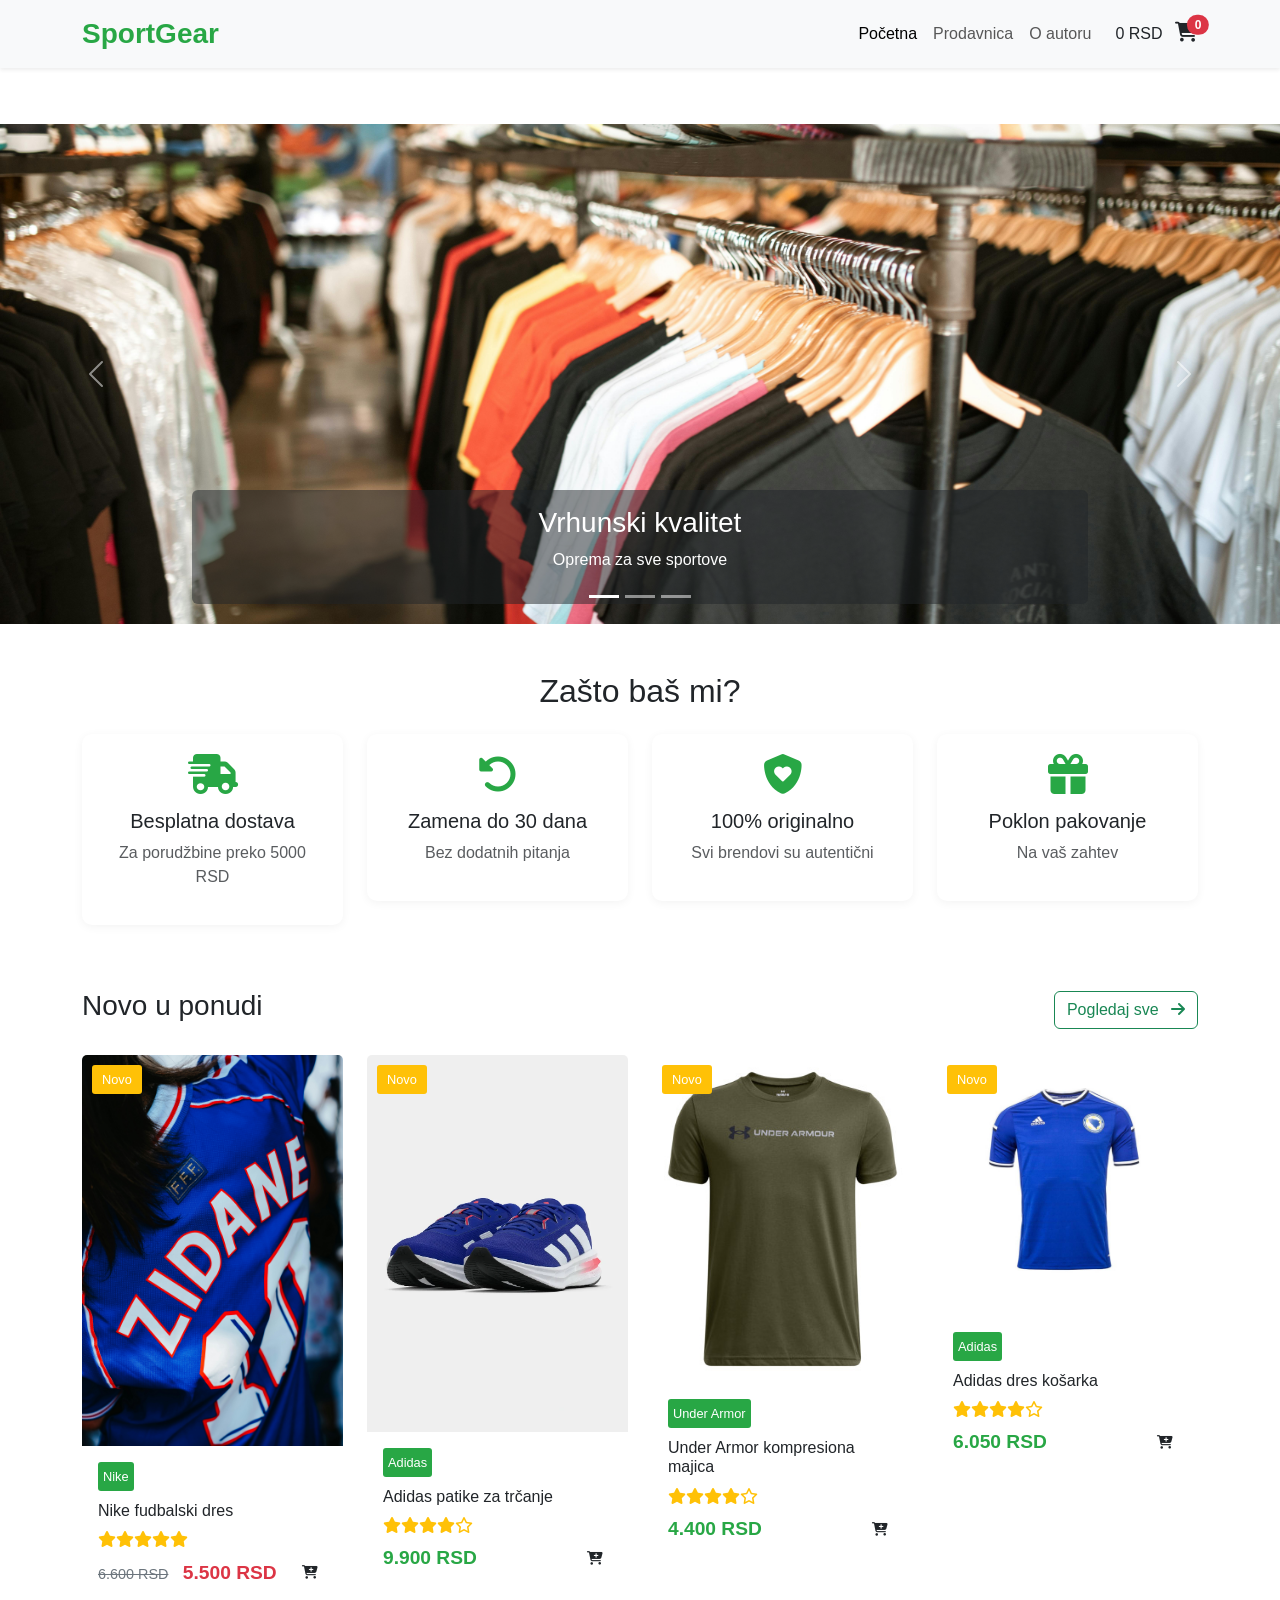
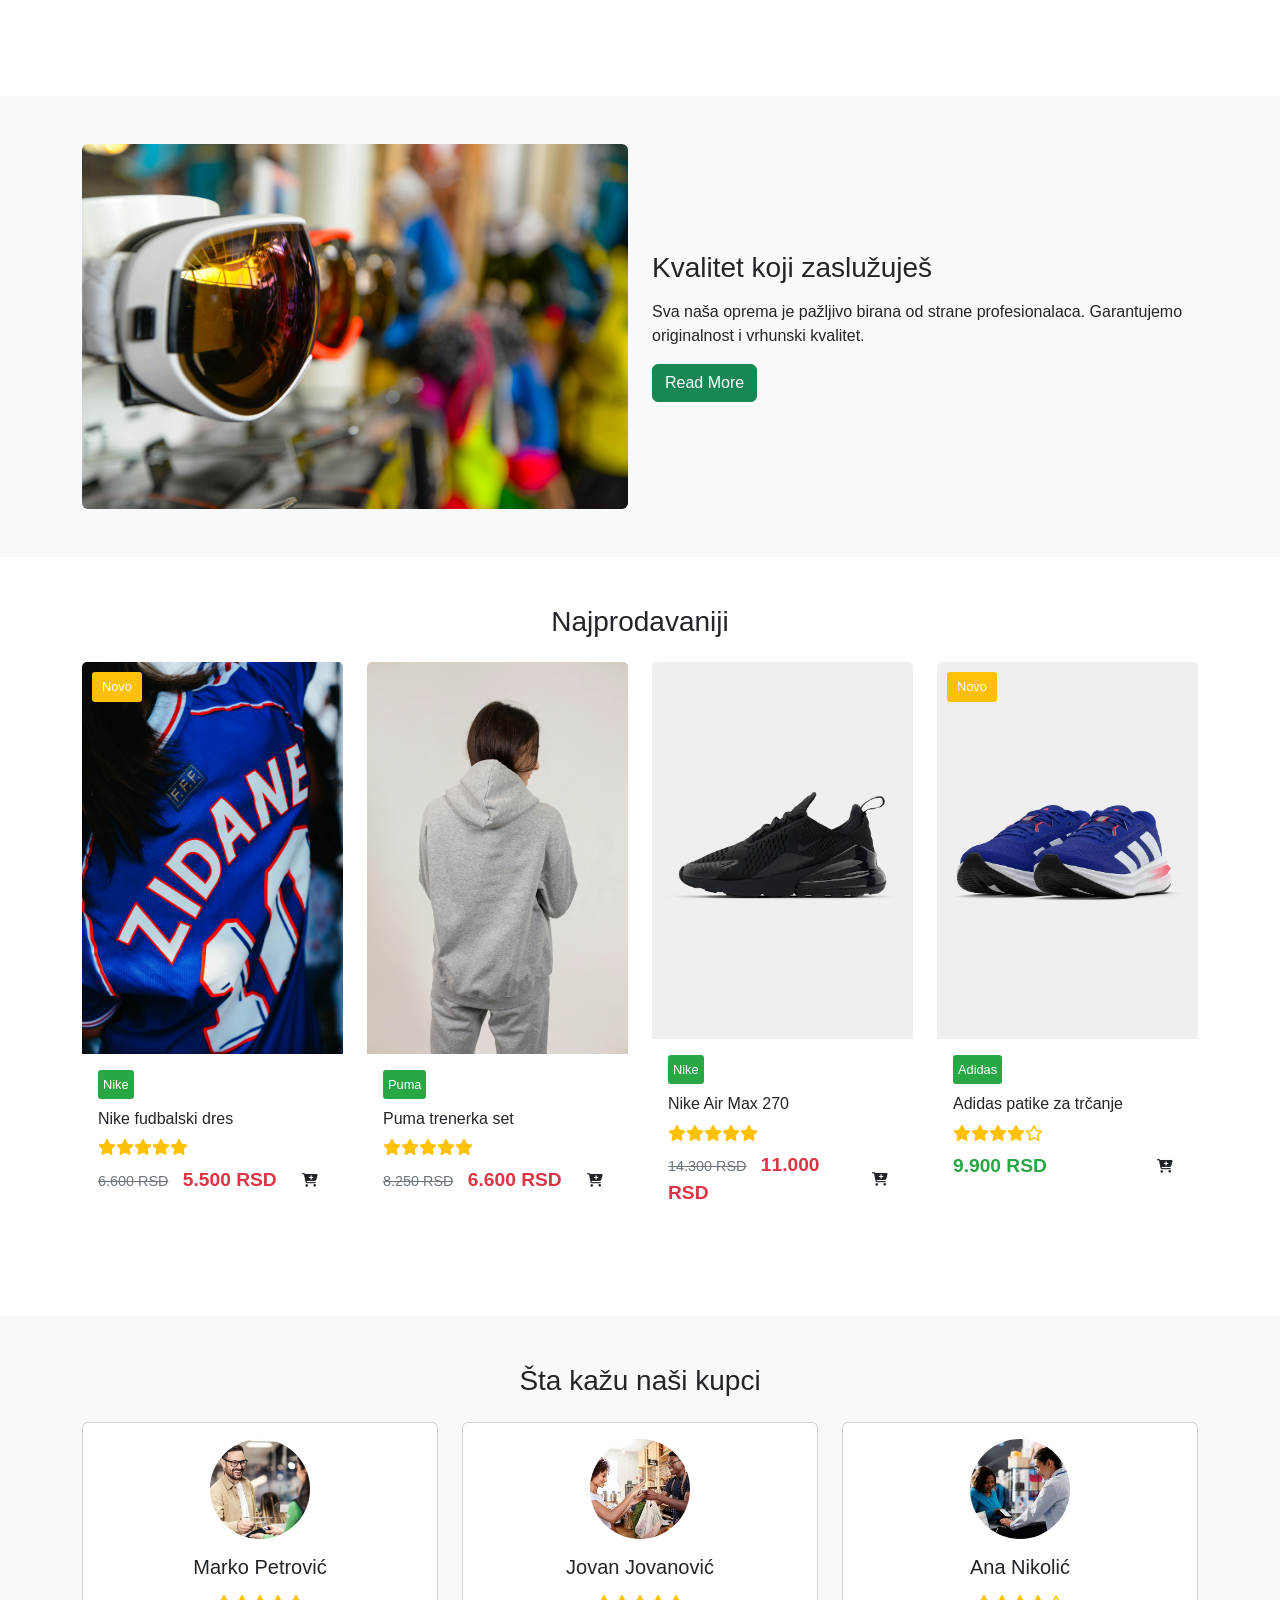
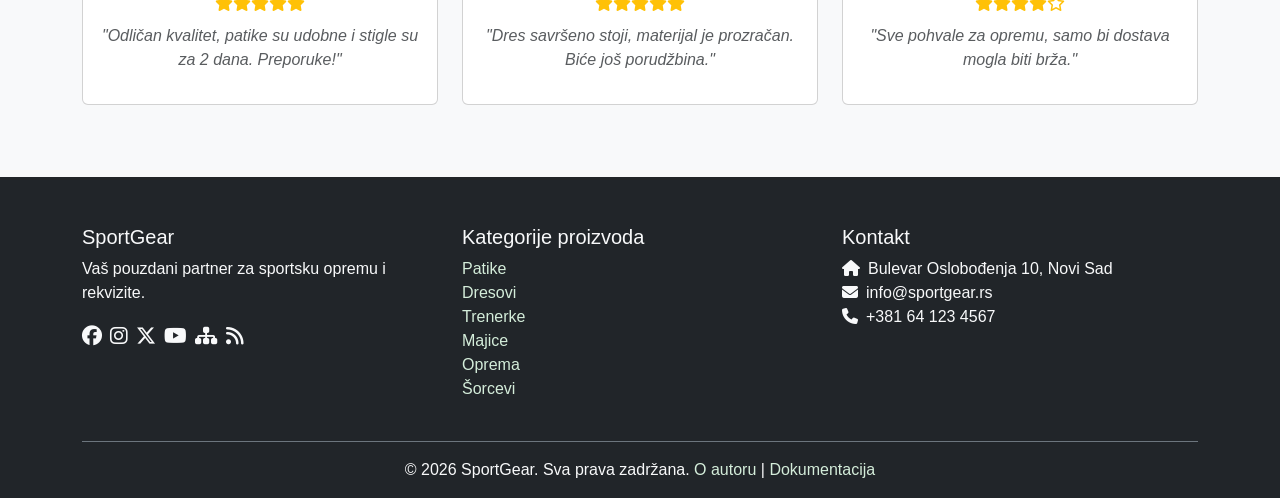
<file: index.html>
<!DOCTYPE html>
<html lang="sr">
<head>
    <meta charset="UTF-8"/>
    <meta name="viewport" content="width=device-width, initial-scale=1.0"/>
    <meta name="description" content="SportGear - Najbolja sportska oprema i odeća za sve sportove. Patike, dresovi, trenerke i više."/>
    <meta name="keywords" content="sportska oprema, patike, dresovi, trenerke, sport, Nike, Adidas"/>
    <meta name="author" content="Sreten Golubovic"/>
    
    <title>SportGear - Sportska oprema</title>
    
 
    <link rel="stylesheet" href="https://cdnjs.cloudflare.com/ajax/libs/font-awesome/6.4.2/css/all.min.css"/>
    <link href="https://cdn.jsdelivr.net/npm/bootstrap@5.3.2/dist/css/bootstrap.min.css" rel="stylesheet"/>
    <link rel="stylesheet" href="assets/css/style.css"/>
    <link rel="stylesheet" href="assets/css/responsive.css"/>
    <link rel="icon" type="image/x-icon" href="assets/img/logo.ico"/>
</head>
<body>
    <header>
        <!-- Navigacija se dinamički će se ispiše iz JSON-a -->
        <nav class="navbar navbar-expand-lg bg-light shadow-sm fixed-top">
            <div class="container">
                <a class="navbar-brand fw-bold fs-3" href="index.html">SportGear</a>
                <button class="navbar-toggler" type="button" data-bs-toggle="collapse" data-bs-target="#navbarNav">
                    <span class="navbar-toggler-icon"></span>
                </button>
                <div class="collapse navbar-collapse" id="navbarNav">
                    <ul class="navbar-nav ms-auto" id="dynamicMenu">
                        <!-- Meni podaci se ispisuju iz navigation.json -->
                    </ul>
                </div>
                <div class="ms-3">
                    <a href="cart.html" class="text-dark text-decoration-none">
                        <span id="totalPrice" class="me-2">$0.00</span>
                        <span class="cart-icon position-relative">
                            <i class="fa-solid fa-cart-shopping fs-5"></i>
                            <span id="cartCount" class="position-absolute top-0 start-100 translate-middle badge rounded-pill bg-danger">0</span>
                        </span>
                    </a>
                </div>
            </div>
        </nav>
    </header>

    <main>
        <div id="heroCarousel" class="carousel slide mt-5" data-bs-ride="carousel">
            <div class="carousel-indicators">
                <button type="button" data-bs-target="#heroCarousel" data-bs-slide-to="0" class="active"></button>
                <button type="button" data-bs-target="#heroCarousel" data-bs-slide-to="1"></button>
                <button type="button" data-bs-target="#heroCarousel" data-bs-slide-to="2"></button>
            </div>
            <div class="carousel-inner" id="carouselInner">
                <!-- Slike dodajem dinamički -->
            </div>
            <button class="carousel-control-prev" type="button" data-bs-target="#heroCarousel" data-bs-slide="prev">
                <span class="carousel-control-prev-icon"></span>
            </button>
            <button class="carousel-control-next" type="button" data-bs-target="#heroCarousel" data-bs-slide="next">
                <span class="carousel-control-next-icon"></span>
            </button>
        </div>
        <section class="container my-5">
            <h2 class="text-center mb-4">Zašto baš mi?</h2>
            <div class="row" id="benefitsContainer">
                <!-- Benefits ispisujem iz JSON-a -->
            </div>
        </section>
        <section class="container my-5">
            <div class="d-flex justify-content-between align-items-center mb-4">
                <h3>Novo u ponudi</h3>
                <a href="shop.html" class="btn btn-outline-success">Pogledaj sve <i class="fa-solid fa-arrow-right ms-2"></i></a>
            </div>
            <div class="row" id="newArrivals">
        
            </div>
        </section>
        <section class="bg-light py-5">
            <div class="container">
                <div class="row align-items-center">
                    <div class="col-md-6">
                        <img src="assets/img/sports-equipment.jpg" alt="Sportska oprema" class="img-fluid rounded">
                    </div>
                    <div class="col-md-6">
                        <h3 class="mb-3">Kvalitet koji zaslužuješ</h3>
                        <p>Sva naša oprema je pažljivo birana od strane profesionalaca. Garantujemo originalnost i vrhunski kvalitet.</p>
                        <p id="hiddenText" class="d-none">Svi proizvodi dolaze sa fabričkom garancijom. Mogućnost zamene u roku od 30 dana. Besplatna dostava za porudžbine preko 5000 RSD.</p>
                        <button id="readMoreBtn" class="btn btn-success">Read More</button>
                    </div>
                </div>
            </div>
        </section>

        <section class="container my-5">
            <h3 class="text-center mb-4">Najprodavaniji</h3>
            <div class="row" id="bestSellers">
               
            </div>
        </section>

    <section class="bg-light py-5">
        <div class="container">
            <h3 class="text-center mb-4">Šta kažu naši kupci</h3>
        <div class="row" id="customersContainer">
            <!-- Komentare ispusujem iz JSON-a -->
        </div>
    </div>
</section>
    </main>
    <footer class="bg-dark text-light pt-5">
        <div class="container" id="footerContent">
            <!-- Footer sadržaj iz JSON-a -->
        </div>
    </footer>

    <script src="https://code.jquery.com/jquery-3.7.1.min.js"></script>
    <script src="https://cdn.jsdelivr.net/npm/bootstrap@5.3.2/dist/js/bootstrap.bundle.min.js"></script>
    <script src="assets/js/main.js"></script>
</body>
</html>
</file>
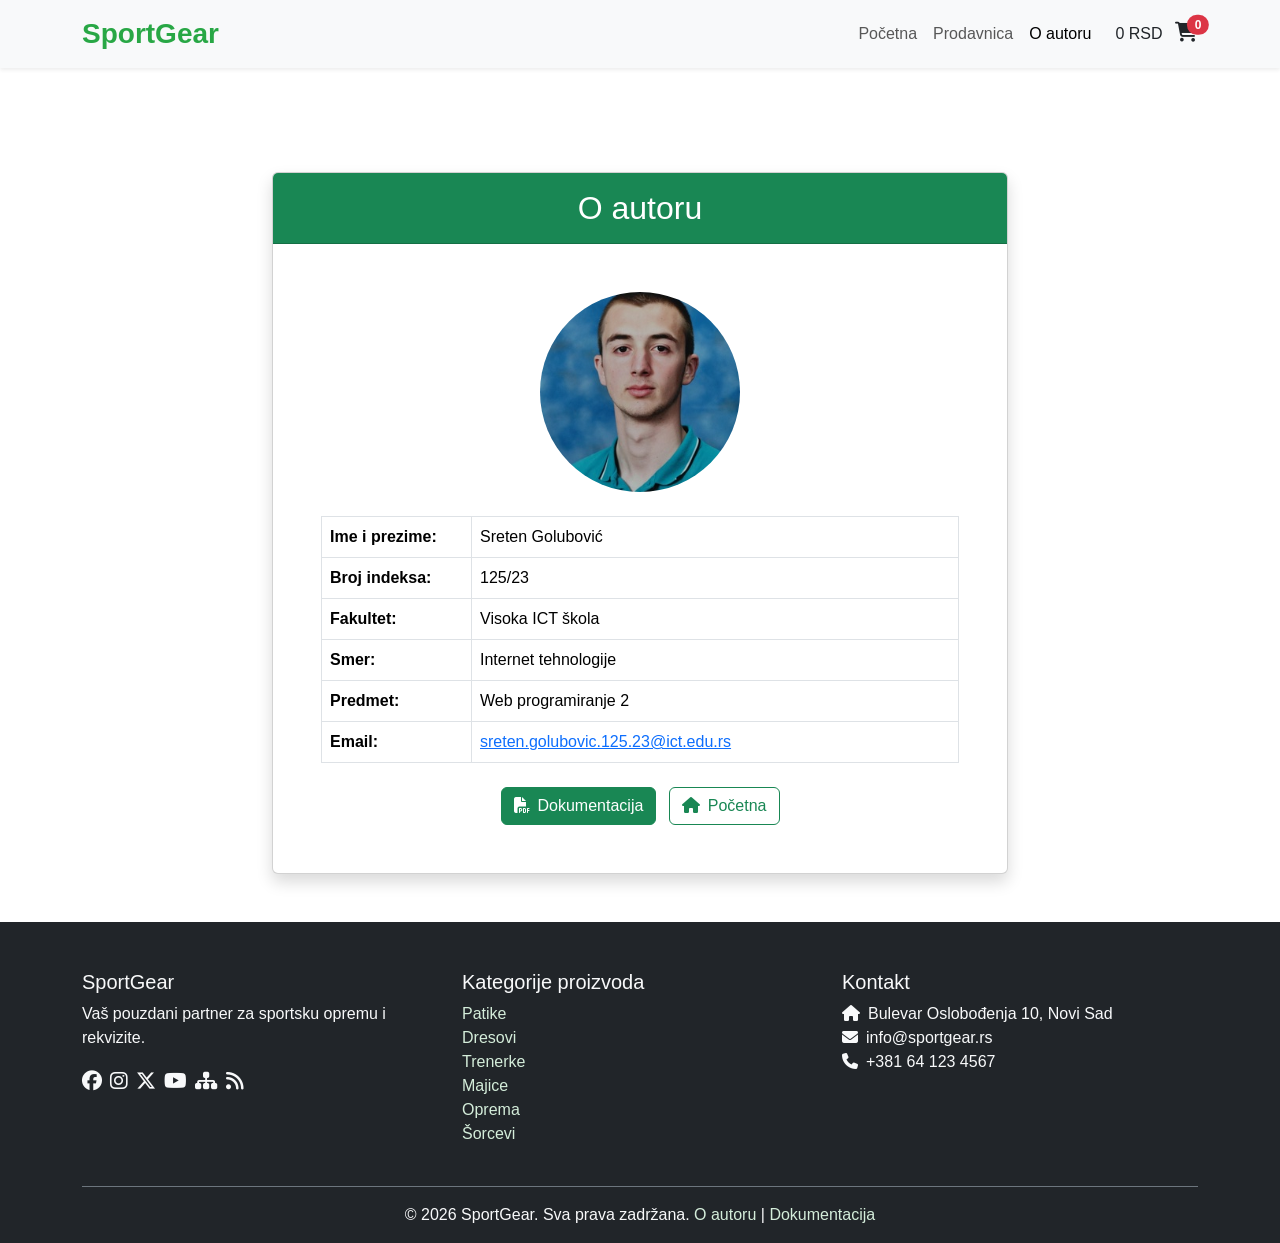
<file: autor.html>
<!DOCTYPE html>
<html lang="sr">
<head>
    <meta charset="UTF-8"/>
    <meta name="viewport" content="width=device-width, initial-scale=1.0"/>
    <meta name="description" content="O autoru - SportGear"/>
    <title>SportGear - O autoru</title>
    <link rel="icon" type="image/x-icon" href="assets/img/logo.ico"/>
    <link rel="stylesheet" href="https://cdnjs.cloudflare.com/ajax/libs/font-awesome/6.4.2/css/all.min.css"/>
    <link href="https://cdn.jsdelivr.net/npm/bootstrap@5.3.2/dist/css/bootstrap.min.css" rel="stylesheet"/>
    <link rel="stylesheet" href="assets/css/style.css"/>
    <link rel="stylesheet" href="assets/css/responsive.css"/>
</head>
<body>
    <header>
        <nav class="navbar navbar-expand-lg bg-light shadow-sm fixed-top">
            <div class="container">
                <a class="navbar-brand fw-bold fs-3" href="index.html">SportGear</a>
                <button class="navbar-toggler" type="button" data-bs-toggle="collapse" data-bs-target="#navbarNav">
                    <span class="navbar-toggler-icon"></span>
                </button>
                <div class="collapse navbar-collapse" id="navbarNav">
                    <ul class="navbar-nav ms-auto" id="dynamicMenu">
                        <!-- Dinamički ispisujem meni -->
                    </ul>
                </div>
                <div class="ms-3">
                    <a href="cart.html" class="text-dark text-decoration-none">
                        <span id="totalPrice" class="me-2">$0.00</span>
                        <span class="cart-icon position-relative">
                            <i class="fa-solid fa-cart-shopping fs-5"></i>
                            <span id="cartCount" class="position-absolute top-0 start-100 translate-middle badge rounded-pill bg-danger">0</span>
                        </span>
                    </a>
                </div>
            </div>
        </nav>
    </header>

    <main class="container mt-5 pt-5">
        <div class="row justify-content-center">
            <div class="col-md-8">
                <div class="card shadow">
                    <div class="card-header bg-success text-white text-center py-3">
                        <h2 class="mb-0">O autoru</h2>
                    </div>
                    <div class="card-body p-5">
                        <div class="text-center mb-4">
                            <!-- Dodaj svoju sliku u assets/img/ -->
                            <img src="assets/img/autor.jpg" alt="Autor" class="rounded-circle img-fluid" style="width: 200px; height: 200px; object-fit: cover;">
                        </div>
                        
                        <table class="table table-bordered">
                            <tr>
                                <th style="width: 150px;">Ime i prezime:</th>
                                <td>Sreten Golubović</td>
                            </tr>
                            <tr>
                                <th>Broj indeksa:</th>
                                <td>125/23</td>
                            </tr>
                            <tr>
                                <th>Fakultet:</th>
                                <td>Visoka ICT škola</td>
                            </tr>
                            <tr>
                                <th>Smer:</th>
                                <td>Internet tehnologije</td>
                            </tr>
                            <tr>
                                <th>Predmet:</th>
                                <td>Web programiranje 2</td>
                            </tr>
                            <tr>
                                <th>Email:</th>
                                <td>
                                    <a href="mailto:sreten.golubovic.125.23@ict.edu.rs">
                                        sreten.golubovic.125.23@ict.edu.rs
                                    </a>
                                </td>
                            </tr>
                        </table>
                        
                        <div class="text-center mt-4">
                            <a href="documentation.pdf" class="btn btn-success me-2" target="_blank">
                                <i class="fa-solid fa-file-pdf me-2"></i>Dokumentacija
                            </a>
                            <a href="index.html" class="btn btn-outline-success">
                                <i class="fa-solid fa-house me-2"></i>Početna
                            </a>
                        </div>
                    </div>
                </div>
            </div>
        </div>
    </main>

    <footer class="bg-dark text-light pt-5 mt-5">
        <div class="container" id="footerContent">
          
        </div>
    </footer>

    <script src="https://code.jquery.com/jquery-3.7.1.min.js"></script>
    <script src="https://cdn.jsdelivr.net/npm/bootstrap@5.3.2/dist/js/bootstrap.bundle.min.js"></script>
    <script src="assets/js/main.js"></script>
</body>
</html>
</file>
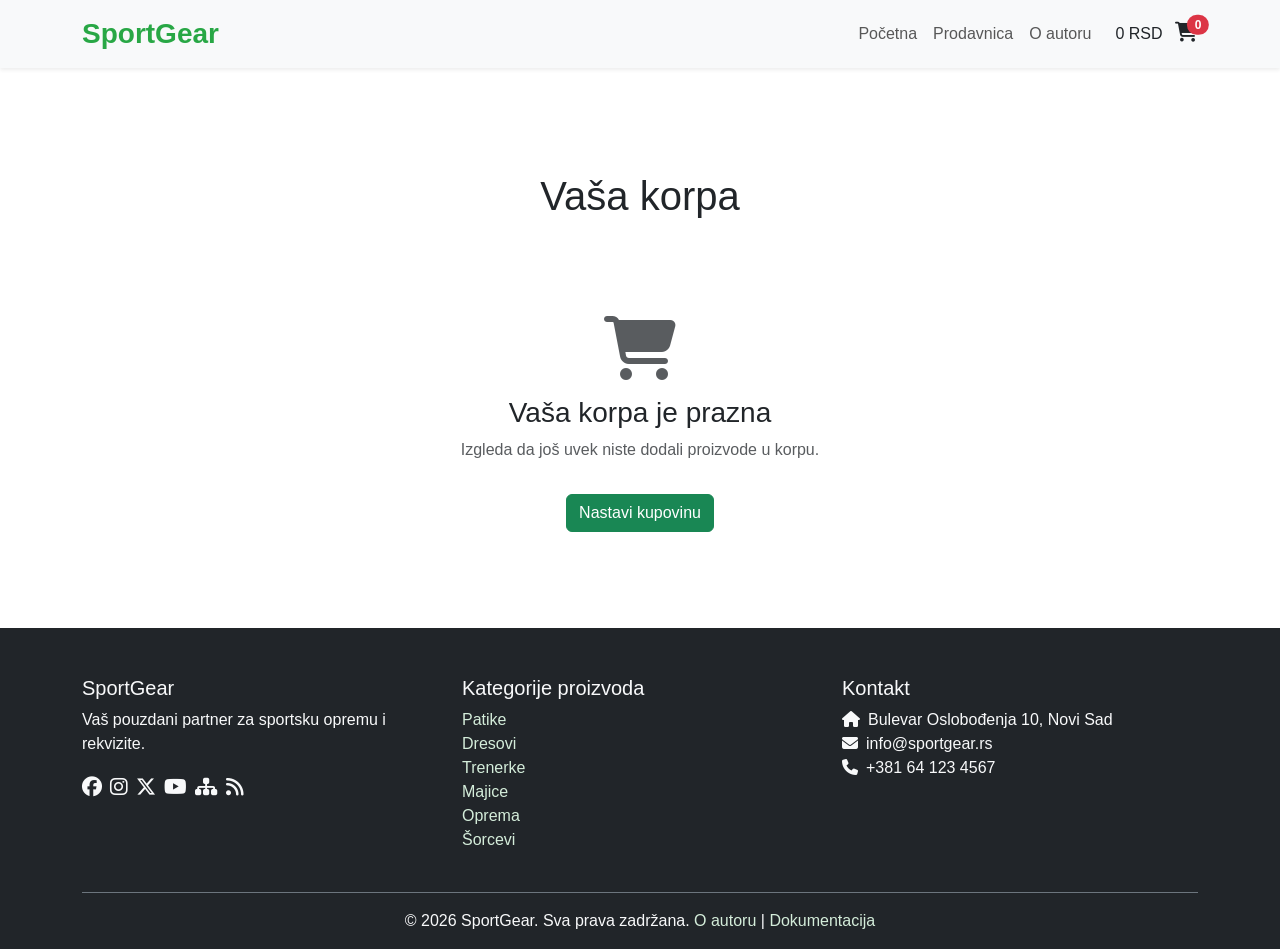
<file: cart.html>
<!DOCTYPE html>
<html lang="sr">
<head>
    <meta charset="UTF-8"/>
    <meta name="viewport" content="width=device-width, initial-scale=1.0"/>
    <meta name="description" content="Vaša korpa - SportGear"/>
    <title>SportGear - Korpa</title>
    <link rel="icon" type="image/x-icon" href="assets/img/logo.ico"/>
    <link rel="stylesheet" href="https://cdnjs.cloudflare.com/ajax/libs/font-awesome/6.4.2/css/all.min.css"/>
    <link href="https://cdn.jsdelivr.net/npm/bootstrap@5.3.2/dist/css/bootstrap.min.css" rel="stylesheet"/>
    <link rel="stylesheet" href="assets/css/style.css"/>
    <link rel="stylesheet" href="assets/css/responsive.css"/>
</head>
<body>
    <header>
        <nav class="navbar navbar-expand-lg bg-light shadow-sm fixed-top">
            <div class="container">
                <a class="navbar-brand fw-bold fs-3" href="index.html">SportGear</a>
                <button class="navbar-toggler" type="button" data-bs-toggle="collapse" data-bs-target="#navbarNav">
                    <span class="navbar-toggler-icon"></span>
                </button>
                <div class="collapse navbar-collapse" id="navbarNav">
                    <ul class="navbar-nav ms-auto" id="dynamicMenu">
                        <!-- Dinamički ispisujem meni -->
                    </ul>
                </div>
                <div class="ms-3">
                    <a href="cart.html" class="text-dark text-decoration-none">
                        <span id="totalPrice" class="me-2">$0.00</span>
                        <span class="cart-icon position-relative">
                            <i class="fa-solid fa-cart-shopping fs-5"></i>
                            <span id="cartCount" class="position-absolute top-0 start-100 translate-middle badge rounded-pill bg-danger">0</span>
                        </span>
                    </a>
                </div>
            </div>
        </nav>
    </header>

    <main class="container mt-5 pt-5">
        <h1 class="text-center mb-5">Vaša korpa</h1>
        
        <div id="cartContent">
            <!-- Sadržaj korpe ispisujem dinamički -->
        </div>
    </main>

    <div class="modal fade" id="orderModal" tabindex="-1">
        <div class="modal-dialog">
            <div class="modal-content">
                <div class="modal-header">
                    <h5 class="modal-title">Poručivanje</h5>
                    <button type="button" class="btn-close" data-bs-dismiss="modal"></button>
                </div>
                <div class="modal-body">
                    <form id="orderForm">
                        <div class="mb-3">
                            <label for="firstName" class="form-label">Ime</label>
                            <input type="text" class="form-control" id="firstName">
                            <small class="text-danger"></small>
                        </div>
                        
                        <div class="mb-3">
                            <label for="lastName" class="form-label">Prezime</label>
                            <input type="text" class="form-control" id="lastName">
                            <small class="text-danger"></small>
                        </div>
                        
                        <div class="mb-3">
                            <label for="email" class="form-label">Email</label>
                            <input type="email" class="form-control" id="email">
                            <small class="text-danger"></small>
                        </div>
                        
                        <div class="mb-3">
                            <label for="phone" class="form-label">Telefon</label>
                            <input type="text" class="form-control" id="phone" placeholder="061/1234567">
                            <small class="text-danger"></small>
                        </div>
                        
                        <div class="mb-3">
                            <label for="delivery" class="form-label">Način dostave</label>
                            <select class="form-select" id="delivery">
                                <option value="">Izaberite...</option>
                                <option value="standard">Standardna dostava (3-5 dana)</option>
                                <option value="express">Express dostava (1-2 dana)</option>
                                <option value="pickup">Lično preuzimanje</option>
                            </select>
                            <small class="text-danger"></small>
                        </div>
                        
                        <div class="mb-3">
                            <label for="deliveryDate" class="form-label">Predviđeni datum isporuke</label>
                            <input type="text" class="form-control" id="deliveryDate" readonly>
                        </div>
                    </form>
                </div>
                <div class="modal-footer">
                    <button type="button" class="btn btn-secondary" data-bs-dismiss="modal">Otkaži</button>
                    <button type="button" class="btn btn-success" id="submitOrder">Poruči</button>
                </div>
            </div>
        </div>
    </div>
    <div id="toastMessage" class="toast-success"></div>

    <footer class="bg-dark text-light pt-5 mt-5">
        <div class="container" id="footerContent">
            <!-- Footer sadržaj iz JSON-a -->
        </div>
    </footer>

    <script src="https://code.jquery.com/jquery-3.7.1.min.js"></script>
    <script src="https://cdn.jsdelivr.net/npm/bootstrap@5.3.2/dist/js/bootstrap.bundle.min.js"></script>

    <script src="assets/js/main.js"></script>
    <script src="assets/js/cart.js"></script>
</body>
</html>
</file>
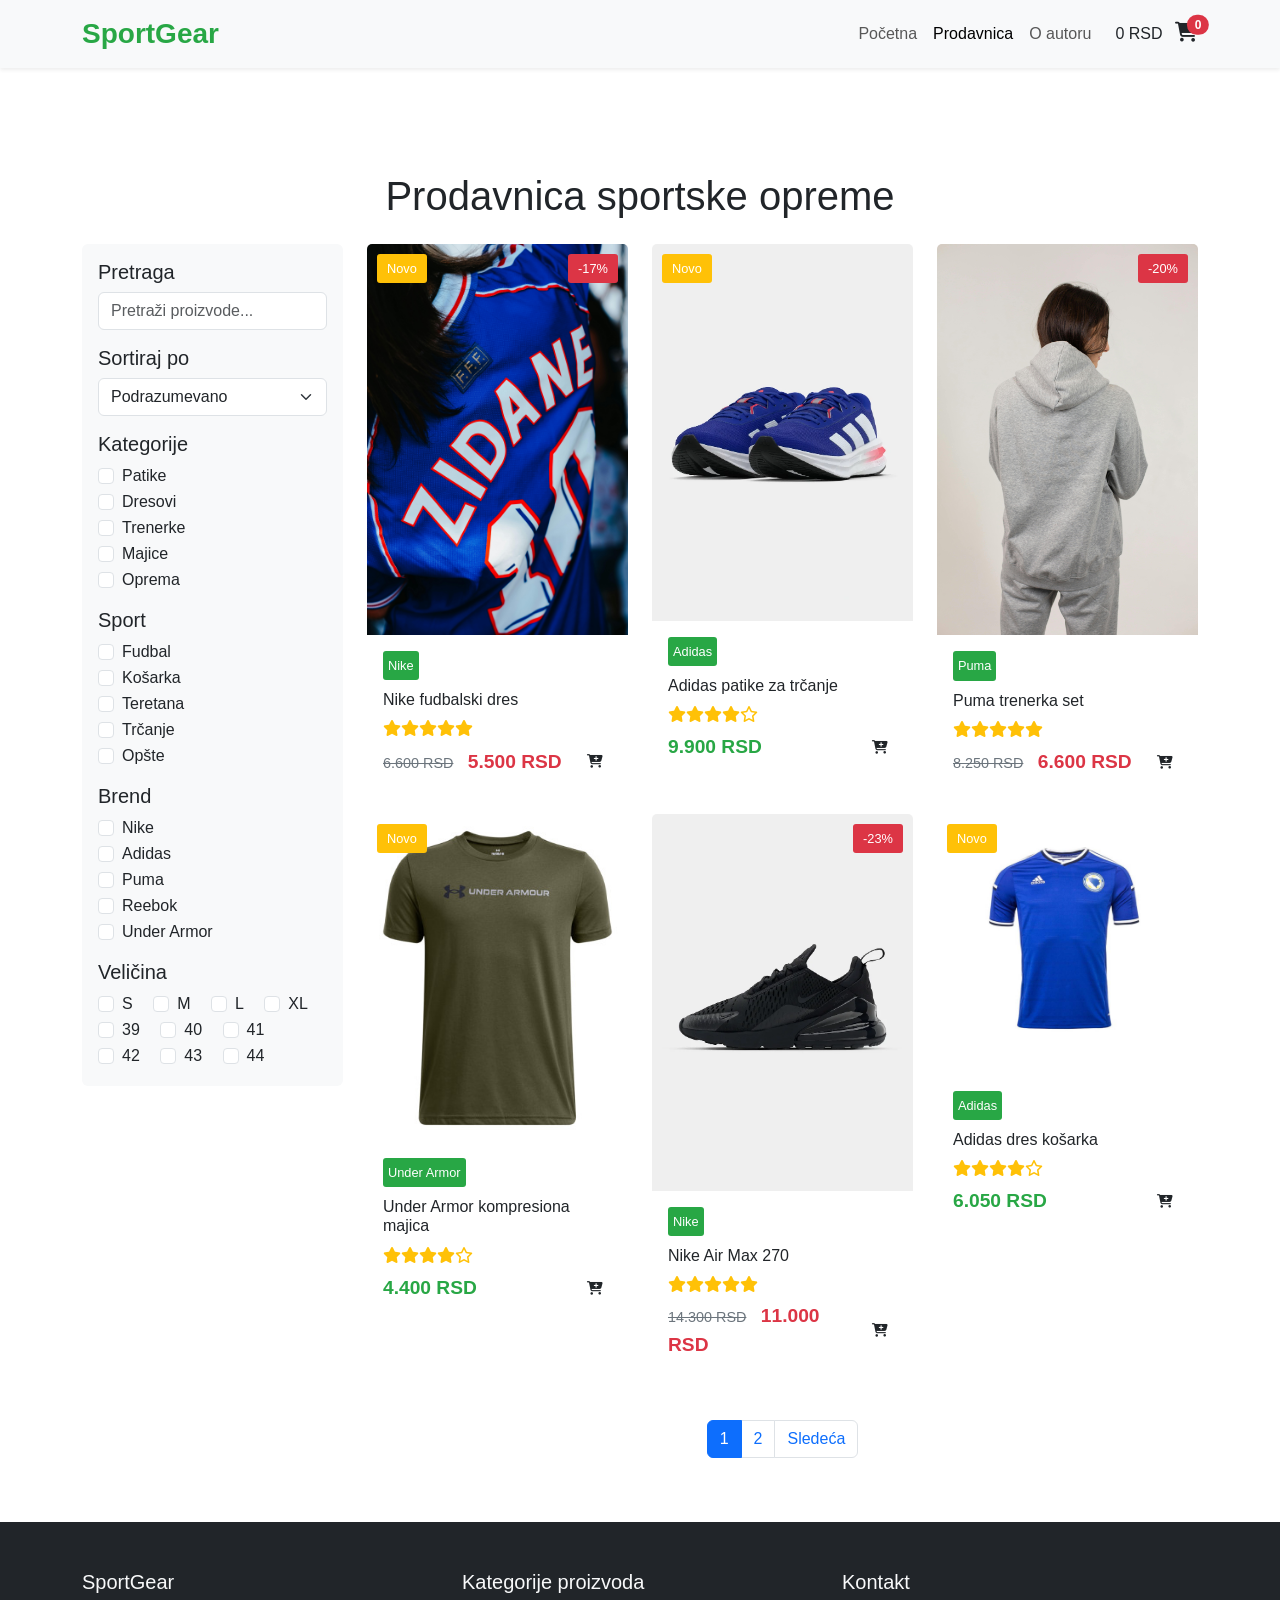
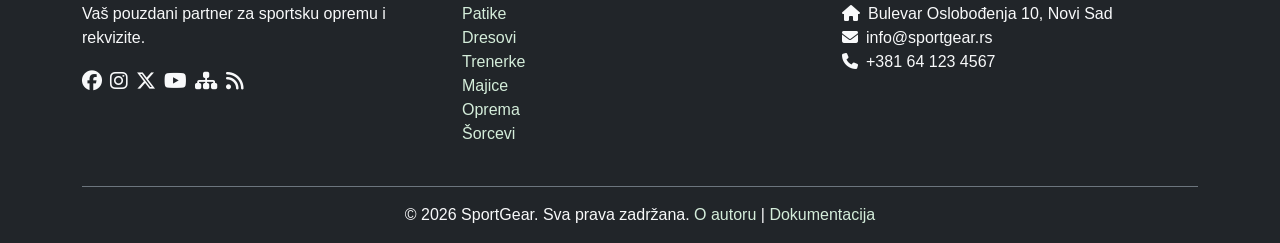
<file: shop.html>
<!DOCTYPE html>
<html lang="sr">
<head>
    <meta charset="UTF-8">
    <meta name="viewport" content="width=device-width, initial-scale=1.0">
    <meta name="description" content="SportGear prodavnica - Najširi izbor sportske opreme">
     <link rel="icon" type="image/x-icon" href="assets/img/logo.ico"/>
    <title>SportGear - Prodavnica</title>
    
    
    <link rel="stylesheet" href="https://cdnjs.cloudflare.com/ajax/libs/font-awesome/6.4.2/css/all.min.css">
    <link href="https://cdn.jsdelivr.net/npm/bootstrap@5.3.2/dist/css/bootstrap.min.css" rel="stylesheet">
    <link rel="stylesheet" href="assets/css/style.css">
    <link rel="stylesheet" href="assets/css/responsive.css">
</head>
<body>
    <header>
        <nav class="navbar navbar-expand-lg bg-light shadow-sm fixed-top">
            <div class="container">
                <a class="navbar-brand fw-bold fs-3" href="index.html">SportGear</a>
                <button class="navbar-toggler" type="button" data-bs-toggle="collapse" data-bs-target="#navbarNav">
                    <span class="navbar-toggler-icon"></span>
                </button>
                <div class="collapse navbar-collapse" id="navbarNav">
                    <ul class="navbar-nav ms-auto" id="dynamicMenu">
                    
                    </ul>
                </div>
                <div class="ms-3">
                    <a href="cart.html" class="text-dark text-decoration-none">
                        <span id="totalPrice" class="me-2">$0.00</span>
                        <span class="cart-icon position-relative">
                            <i class="fa-solid fa-cart-shopping fs-5"></i>
                            <span id="cartCount" class="position-absolute top-0 start-100 translate-middle badge rounded-pill bg-danger">0</span>
                        </span>
                    </a>
                </div>
            </div>
        </nav>
    </header>

    <main class="container mt-5 pt-5">
        <h1 class="text-center mb-4">Prodavnica sportske opreme</h1>
        
        <div class="row">
            <div class="col-lg-3 mb-4">
                <div class="bg-light p-3 rounded">
                    <h5>Pretraga</h5>
                    <input type="text" id="searchInput" class="form-control mb-3" placeholder="Pretraži proizvode...">
                    
                    <h5>Sortiraj po</h5>
                    <select id="sortSelect" class="form-select mb-3">
                        <option value="0">Podrazumevano</option>
                        <option value="1">Cena rastuće</option>
                        <option value="2">Cena opadajuće</option>
                        <option value="3">Naziv A-Š</option>
                        <option value="4">Naziv Š-A</option>
                        <option value="5">Popularnost</option>
                    </select>
                    
                    <div id="filterContainer">
                    
                    </div>
                </div>
            </div>
            
            <div class="col-lg-9">
                <div class="row" id="productsContainer">
                   
                </div>
                <nav aria-label="Paginacija" class="mt-4">
                    <ul class="pagination justify-content-center" id="pagination">
                    
                    </ul>
                </nav>
            </div>
        </div>
    </main>

  
    <footer class="bg-dark text-light pt-5 mt-5">
        <div class="container" id="footerContent">
         
        </div>
    </footer>

    <div class="modal fade" id="productModal" tabindex="-1">
        <div class="modal-dialog modal-dialog-centered">
            <div class="modal-content">
                <div class="modal-header">
                    <h5 class="modal-title" id="modalTitle"></h5>
                    <button type="button" class="btn-close" data-bs-dismiss="modal"></button>
                </div>
                <div class="modal-body" id="modalBody">
                    
                </div>
                <div class="modal-footer">
                    <button type="button" class="btn btn-secondary" data-bs-dismiss="modal">Zatvori</button>
                    <button type="button" class="btn btn-success" id="modalAddToCart">Dodaj u korpu</button>
                </div>
            </div>
        </div>
    </div>

  
    <script src="https://code.jquery.com/jquery-3.7.1.min.js"></script>
    <script src="https://cdn.jsdelivr.net/npm/bootstrap@5.3.2/dist/js/bootstrap.bundle.min.js"></script>
    <script src="assets/js/main.js"></script>
    <script src="assets/js/shop.js"></script>
</body>
</html>
</file>
<file: assets/css/style.css>
* {
    margin: 0;
    padding: 0;
    box-sizing: border-box;
}

body {
    font-family: 'Segoe UI', Tahoma, Geneva, Verdana, sans-serif;
    padding-top: 76px;
}

.navbar-brand {
    color: #28a745 !important;
}
.product-card {
    border: none;
    transition: transform 0.3s;
    margin-bottom: 20px;
}

.product-card:hover {
    transform: translateY(-5px);
    box-shadow: 0 5px 20px rgba(0,0,0,0.1);
}

.product-image {
    position: relative;
    overflow: hidden;
    cursor: pointer;
}

.product-image img {
    width: 100%;
    height: auto;
    transition: transform 0.3s;
}

.product-card:hover .product-image img {
    transform: scale(1.05);
}
.badge-new {
    position: absolute;
    top: 10px;
    left: 10px;
    background-color: #ffc107;
    color: white;
    padding: 5px 10px;
    border-radius: 3px;
    font-size: 0.8rem;
    z-index: 2;
}

.badge-discount {
    position: absolute;
    top: 10px;
    right: 10px;
    background-color: #dc3545;
    color: white;
    padding: 5px 10px;
    border-radius: 3px;
    font-size: 0.8rem;
    z-index: 2;
}
.badge-sport {
    background-color: #28a745;
    color: white;
    padding: 5px;
    border-radius: 3px;
    font-size: 0.8rem;
    margin-bottom: 10px;
    display: inline-block;
}
.old-price {
    text-decoration: line-through;
    color: #6c757d;
    margin-right: 10px;
    font-size: 0.9rem;
}
.new-price {
    color: #dc3545;
    font-weight: bold;
    font-size: 1.2rem;
}
.regular-price {
    font-weight: bold;
    font-size: 1.2rem;
    color: #28a745;
}
.stars {
    color: #ffc107;
    margin: 5px 0;
}
.add-to-cart {
    background-color: #28a745;
    color: white;
    border: none;
    width: 100%;
    padding: 8px;
    border-radius: 5px;
    transition: background-color 0.3s;
}
.add-to-cart:hover {
    background-color: #1e7e34;
}
.benefit-item {
    text-align: center;
    padding: 20px;
    border-radius: 10px;
    background-color: white;
    box-shadow: 0 2px 10px rgba(0,0,0,0.05);
}

.benefit-item i {
    font-size: 2.5rem;
    color: #28a745;
    margin-bottom: 15px;
}
.read-more {
    background-color: #28a745;
    color: white;
    border: none;
    padding: 8px 20px;
    border-radius: 5px;
}

.read-more:hover {
    background-color: #1e7e34;
}
.footer-link {
    color: #d4edda;
    text-decoration: none;
    transition: color 0.3s;
}
.footer-link:hover {
    color: white;
}
.cart-item-image {
    width: 80px;
    height: 80px;
    object-fit: cover;
    border-radius: 5px;
}
.delete-item {
    border: none;
    background: none;
    color: #dc3545;
    font-size: 1.2rem;
}
.toast-success {
    position: fixed;
    bottom: 20px;
    left: 20px;
    background-color: #28a745;
    color: white;
    padding: 15px 25px;
    border-radius: 5px;
    display: none;
    z-index: 9999;
}
</file>
<file: assets/css/responsive.css>
@media (max-width: 576px) {
    h1 {
        font-size: 1.8rem;
    }
    
    h2 {
        font-size: 1.5rem;
    }
    
    .product-card {
        margin-bottom: 15px;
    }
    
    .benefit-item {
        margin-bottom: 15px;
    }
}
@media (min-width: 577px) and (max-width: 768px) {
    .product-card {
        margin-bottom: 20px;
    }
}
@media (min-width: 992px) {
    .product-card {
        height: 100%;
    }
}
</file>
